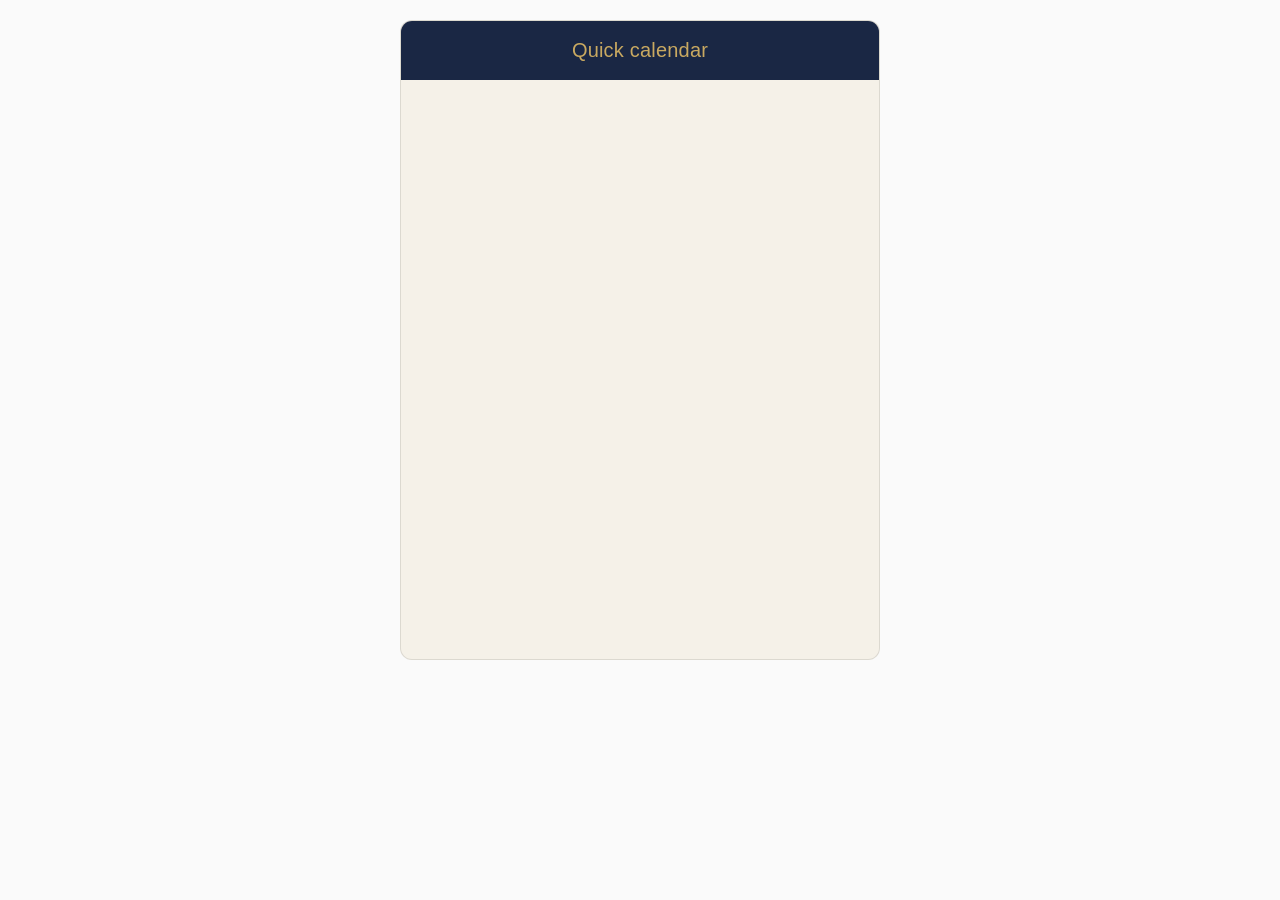
<file: index.html>
<!DOCTYPE html>
<html lang="th">
<head>
<meta charset="UTF-8">
<meta name="viewport" content="width=device-width, initial-scale=1.0, viewport-fit=cover">
<meta name="theme-color" content="#1A2744">
<meta http-equiv="Content-Security-Policy" content="default-src 'self'; script-src 'self' https://accounts.google.com; connect-src 'self' https://*.googleapis.com https://accounts.google.com; img-src 'self' data: blob: https://*.google.com https://*.googleusercontent.com; style-src 'self' 'unsafe-inline'; manifest-src 'self'; worker-src 'self'; frame-src https://accounts.google.com; object-src 'none'; base-uri 'self';">
<title>Quick Calendar</title>
<link rel="stylesheet" href="css/styles.css">
<link rel="manifest" href="manifest.json">
<link rel="apple-touch-icon" href="icons/icon.svg">
<script src="https://accounts.google.com/gsi/client" async defer></script>
</head>
<body>

<div class="phone" id="phone">

  <!-- WELCOME / SIGN-IN -->
  <section id="screen-welcome" class="screen active welcome-pending">
    <div class="header">
      <div class="header-spacer"></div>
      <span class="header-title">Quick calendar</span>
      <div class="header-spacer"></div>
    </div>
    <div class="welcome-body">
      <div class="welcome-icon">
        <svg width="36" height="36" viewBox="0 0 24 24" fill="none" stroke="#C9A961" stroke-width="2" stroke-linecap="round" stroke-linejoin="round"><rect x="3" y="4" width="18" height="18" rx="2"/><line x1="16" y1="2" x2="16" y2="6"/><line x1="8" y1="2" x2="8" y2="6"/><line x1="3" y1="10" x2="21" y2="10"/></svg>
      </div>
      <h2 class="welcome-title">Quick calendar</h2>
      <p class="welcome-sub">บันทึก event พร้อมรูปภาพในขั้นตอนเดียว</p>
      <div class="error-banner" id="welcomeError"></div>
      <button class="btn" id="signInBtn" data-action="signin" disabled>กำลังโหลด...</button>
      <div class="welcome-note">ต้องลงชื่อเข้าใช้ด้วยบัญชี Google ที่ได้รับอนุญาต</div>
    </div>
  </section>

  <!-- HOME -->
  <section id="screen-home" class="screen">
    <div class="header">
      <div class="header-spacer"></div>
      <span class="header-title">Quick calendar</span>
      <button class="icon-btn primary" aria-label="Sign out" data-action="open-signout">
        <svg width="16" height="16" viewBox="0 0 24 24" fill="none" stroke="currentColor" stroke-width="2.2" stroke-linecap="round" stroke-linejoin="round"><circle cx="12" cy="12" r="3"/><path d="M19.4 15a1.65 1.65 0 0 0 .33 1.82l.06.06a2 2 0 1 1-2.83 2.83l-.06-.06a1.65 1.65 0 0 0-1.82-.33 1.65 1.65 0 0 0-1 1.51V21a2 2 0 0 1-4 0v-.09A1.65 1.65 0 0 0 9 19.4a1.65 1.65 0 0 0-1.82.33l-.06.06a2 2 0 1 1-2.83-2.83l.06-.06a1.65 1.65 0 0 0 .33-1.82 1.65 1.65 0 0 0-1.51-1H3a2 2 0 0 1 0-4h.09A1.65 1.65 0 0 0 4.6 9a1.65 1.65 0 0 0-.33-1.82l-.06-.06a2 2 0 1 1 2.83-2.83l.06.06a1.65 1.65 0 0 0 1.82.33H9a1.65 1.65 0 0 0 1-1.51V3a2 2 0 0 1 4 0v.09a1.65 1.65 0 0 0 1 1.51 1.65 1.65 0 0 0 1.82-.33l.06-.06a2 2 0 1 1 2.83 2.83l-.06.06a1.65 1.65 0 0 0-.33 1.82V9a1.65 1.65 0 0 0 1.51 1H21a2 2 0 0 1 0 4h-.09a1.65 1.65 0 0 0-1.51 1z"/></svg>
      </button>
    </div>
    <div class="body">
      <div class="email-chip"><div class="email-dot"></div><span id="userEmail">you@gmail.com</span></div>
      <div class="greeting">สวัสดีครับ พร้อมบันทึกกิจกรรมวันนี้</div>
      <button class="btn" data-action="new-event">+ เพิ่ม</button>
      <button class="btn" data-action="open-edit-date">แก้ไข / ลบ</button>
      <button class="btn" data-action="open-duplicate" style="margin-bottom: 20px;">ทำซ้ำ</button>
      <div class="section-heading">Event เร็วๆ นี้</div>
      <div id="upcomingEvents"></div>
    </div>
  </section>

  <!-- ADD / EDIT EVENT FORM -->
  <section id="screen-add" class="screen">
    <div class="header">
      <button class="icon-btn back" aria-label="Back" data-action="form-back">
        <svg width="18" height="18" viewBox="0 0 24 24" fill="none" stroke="currentColor" stroke-width="2" stroke-linecap="round" stroke-linejoin="round"><polyline points="15 18 9 12 15 6"/></svg>
      </button>
      <span class="header-title" id="addTitle">เพิ่ม event</span>
      <button class="icon-btn primary" aria-label="Home" data-action="go-home">
        <svg width="16" height="16" viewBox="0 0 24 24" fill="none" stroke="currentColor" stroke-width="2.2" stroke-linecap="round" stroke-linejoin="round"><path d="M3 9.5L12 3l9 6.5V20a1 1 0 0 1-1 1h-5v-7H9v7H4a1 1 0 0 1-1-1z"/></svg>
      </button>
    </div>
    <div class="body">
      <div class="field"><label class="label">ชื่อกิจกรรม *</label><input class="input" id="fTitle" placeholder="ชื่อกิจกรรม"/></div>
      <div class="field"><label class="label">ปฏิทิน *</label>
        <select class="input select" id="fCalendar"></select>
      </div>
      <div class="row">
        <div class="field"><label class="label">วันที่เริ่ม</label>
          <button type="button" class="picker-btn" data-action="open-date" data-target="start">
            <span id="fStartDateLbl">—</span>
            <svg width="16" height="16" viewBox="0 0 24 24" fill="none" stroke="#C9A961" stroke-width="2" stroke-linecap="round"><rect x="3" y="4" width="18" height="18" rx="2"/><line x1="16" y1="2" x2="16" y2="6"/><line x1="8" y1="2" x2="8" y2="6"/><line x1="3" y1="10" x2="21" y2="10"/></svg>
          </button>
        </div>
        <div class="field"><label class="label">ถึงวันที่</label>
          <button type="button" class="picker-btn" data-action="open-date" data-target="end">
            <span id="fEndDateLbl">—</span>
            <svg width="16" height="16" viewBox="0 0 24 24" fill="none" stroke="#C9A961" stroke-width="2" stroke-linecap="round"><rect x="3" y="4" width="18" height="18" rx="2"/><line x1="16" y1="2" x2="16" y2="6"/><line x1="8" y1="2" x2="8" y2="6"/><line x1="3" y1="10" x2="21" y2="10"/></svg>
          </button>
        </div>
      </div>
      <div class="row allday-color-row">
        <label class="checkbox-row" style="margin: 0;"><input type="checkbox" id="fAllDay" data-action="toggle-allday"/><span>ตลอดวัน</span></label>
        <div class="color-picker">
          <button type="button" class="color-trigger" id="colorTrigger" data-action="toggle-color-picker" aria-label="Select color"></button>
          <div class="color-dropdown" id="colorDropdown"></div>
        </div>
      </div>
      <div class="row" id="fTimeRow">
        <div class="field"><label class="label">เวลาเริ่ม</label>
          <button type="button" class="picker-btn" data-action="open-time" data-target="start">
            <span id="fStartTimeLbl">10:00</span>
            <svg width="16" height="16" viewBox="0 0 24 24" fill="none" stroke="#C9A961" stroke-width="2" stroke-linecap="round"><circle cx="12" cy="12" r="9"/><polyline points="12 7 12 12 15 15"/></svg>
          </button>
        </div>
        <div class="field"><label class="label">สิ้นสุด</label>
          <button type="button" class="picker-btn" data-action="open-time" data-target="end">
            <span id="fEndTimeLbl">11:00</span>
            <svg width="16" height="16" viewBox="0 0 24 24" fill="none" stroke="#C9A961" stroke-width="2" stroke-linecap="round"><circle cx="12" cy="12" r="9"/><polyline points="12 7 12 12 15 15"/></svg>
          </button>
        </div>
      </div>
      <div class="field"><label class="label">สถานที่</label><input class="input" id="fLocation" placeholder="ระบุสถานที่ หรือ link ประชุม"/></div>
      <div class="field"><label class="label">รายละเอียด</label><textarea class="input textarea" id="fDescription" placeholder="รายละเอียดเพิ่มเติม..."></textarea></div>
      <div class="field">
        <label class="label">แจ้งเตือน (ไม่บังคับ)</label>
        <select class="input select" id="fReminder">
          <option value="">ไม่แจ้งเตือน</option>
          <option value="10">10 นาทีก่อน</option>
          <option value="30">30 นาทีก่อน</option>
          <option value="60">1 ชั่วโมงก่อน</option>
          <option value="1440">1 วันก่อน</option>
        </select>
      </div>
      <div class="field">
        <label class="label">รูปภาพ (หลายรูปได้)</label>
        <div class="photo-buttons">
          <label class="photo-btn" for="fCam"><span class="photo-icon">📷</span>Camera</label>
          <label class="photo-btn" for="fGal"><span class="photo-icon">🖼️</span>Photos</label>
        </div>
        <input id="fCam" type="file" accept="image/*" capture="environment" multiple style="display:none"/>
        <input id="fGal" type="file" accept="image/*" multiple style="display:none"/>
        <div class="photo-grid" id="fPics"></div>
      </div>
      <div class="note" id="dupAttachmentsNote" style="display:none;">หมายเหตุ: ไฟล์แนบจาก Google Calendar (📎) จะไม่ถูกคัดลอก</div>
      <div class="error-banner" id="formError"></div>
      <button class="btn" id="submitBtn" data-action="submit-event" style="margin-top: 20px; font-size: 16px; padding: 16px;">บันทึก event</button>
    </div>
  </section>

  <!-- DATE PICKER -->
  <section id="screen-pick-date" class="screen">
    <div class="header">
      <button class="icon-btn back" aria-label="Back" data-action="cancel-picker">
        <svg width="18" height="18" viewBox="0 0 24 24" fill="none" stroke="currentColor" stroke-width="2" stroke-linecap="round"><polyline points="15 18 9 12 15 6"/></svg>
      </button>
      <span class="header-title" id="dateTitle">เลือกวันที่</span>
      <button class="icon-btn primary" aria-label="Home" data-action="go-home">
        <svg width="16" height="16" viewBox="0 0 24 24" fill="none" stroke="currentColor" stroke-width="2.2" stroke-linecap="round" stroke-linejoin="round"><path d="M3 9.5L12 3l9 6.5V20a1 1 0 0 1-1 1h-5v-7H9v7H4a1 1 0 0 1-1-1z"/></svg>
      </button>
    </div>
    <div class="body">
      <div class="cal-wrap">
        <div class="cal-head">
          <button class="cal-nav" data-action="prev-month" aria-label="Previous"><svg width="16" height="16" viewBox="0 0 24 24" fill="none" stroke="currentColor" stroke-width="2.5" stroke-linecap="round"><polyline points="15 18 9 12 15 6"/></svg></button>
          <div class="cal-month-wrap">
            <div class="cal-month" id="datePickerMonth">—</div>
            <button class="today-btn" data-action="jump-today-picker">วันนี้</button>
          </div>
          <button class="cal-nav" data-action="next-month" aria-label="Next"><svg width="16" height="16" viewBox="0 0 24 24" fill="none" stroke="currentColor" stroke-width="2.5" stroke-linecap="round"><polyline points="9 18 15 12 9 6"/></svg></button>
        </div>
        <div class="cal-grid" id="datePickerGrid"></div>
      </div>
      <div class="action-row" style="margin-top: 20px;">
        <button class="btn btn-sm btn-danger" data-action="cancel-picker" style="margin: 0;">ยกเลิก</button>
        <button class="btn btn-sm" data-action="save-date" style="margin: 0;">ตกลง</button>
      </div>
    </div>
  </section>

  <!-- TIME PICKER -->
  <section id="screen-pick-time" class="screen">
    <div class="header">
      <button class="icon-btn back" aria-label="Back" data-action="cancel-picker">
        <svg width="18" height="18" viewBox="0 0 24 24" fill="none" stroke="currentColor" stroke-width="2" stroke-linecap="round"><polyline points="15 18 9 12 15 6"/></svg>
      </button>
      <span class="header-title" id="timeTitle">เวลาเริ่ม</span>
      <button class="icon-btn primary" aria-label="Home" data-action="go-home">
        <svg width="16" height="16" viewBox="0 0 24 24" fill="none" stroke="currentColor" stroke-width="2.2" stroke-linecap="round" stroke-linejoin="round"><path d="M3 9.5L12 3l9 6.5V20a1 1 0 0 1-1 1h-5v-7H9v7H4a1 1 0 0 1-1-1z"/></svg>
      </button>
    </div>
    <div class="clock-wrap">
      <div class="time-display">
        <div class="time-num active" id="timeHour" data-action="time-mode-hour">10</div>
        <div class="time-sep">:</div>
        <div class="time-num" id="timeMinute" data-action="time-mode-minute">00</div>
      </div>
      <div class="face" id="clockFace"></div>
      <div class="action-row">
        <button class="btn btn-sm btn-danger" data-action="cancel-picker" style="margin: 0;">ยกเลิก</button>
        <button class="btn btn-sm" data-action="save-time" style="margin: 0;">ตกลง</button>
      </div>
    </div>
  </section>

  <!-- EDIT DATE SELECTOR -->
  <section id="screen-edit-date" class="screen">
    <div class="header">
      <button class="icon-btn back" aria-label="Back" data-nav="home">
        <svg width="18" height="18" viewBox="0 0 24 24" fill="none" stroke="currentColor" stroke-width="2" stroke-linecap="round"><polyline points="15 18 9 12 15 6"/></svg>
      </button>
      <span class="header-title">แก้ไข / ลบ</span>
      <button class="icon-btn primary" aria-label="Home" data-action="go-home">
        <svg width="16" height="16" viewBox="0 0 24 24" fill="none" stroke="currentColor" stroke-width="2.2" stroke-linecap="round" stroke-linejoin="round"><path d="M3 9.5L12 3l9 6.5V20a1 1 0 0 1-1 1h-5v-7H9v7H4a1 1 0 0 1-1-1z"/></svg>
      </button>
    </div>
    <div class="body">
      <div class="cal-wrap">
        <div class="cal-head">
          <button class="cal-nav" data-action="prev-month-edit" aria-label="Previous"><svg width="16" height="16" viewBox="0 0 24 24" fill="none" stroke="currentColor" stroke-width="2.5" stroke-linecap="round"><polyline points="15 18 9 12 15 6"/></svg></button>
          <div class="cal-month-wrap">
            <div class="cal-month" id="editDateMonth">—</div>
            <button class="today-btn" data-action="jump-today">วันนี้</button>
          </div>
          <button class="cal-nav" data-action="next-month-edit" aria-label="Next"><svg width="16" height="16" viewBox="0 0 24 24" fill="none" stroke="currentColor" stroke-width="2.5" stroke-linecap="round"><polyline points="9 18 15 12 9 6"/></svg></button>
        </div>
        <div class="cal-grid" id="editDateGrid"></div>
      </div>
      <div class="cal-loading" id="editDateLoading" style="display:none;">กำลังโหลด event...</div>
      <div id="editEventList"></div>
    </div>
  </section>

  <!-- DUPLICATE DATE SELECTOR (mirrors edit-date) -->
  <section id="screen-duplicate-date" class="screen">
    <div class="header">
      <button class="icon-btn back" aria-label="Back" data-nav="home">
        <svg width="18" height="18" viewBox="0 0 24 24" fill="none" stroke="currentColor" stroke-width="2" stroke-linecap="round"><polyline points="15 18 9 12 15 6"/></svg>
      </button>
      <span class="header-title">ทำซ้ำ</span>
      <button class="icon-btn primary" aria-label="Home" data-action="go-home">
        <svg width="16" height="16" viewBox="0 0 24 24" fill="none" stroke="currentColor" stroke-width="2.2" stroke-linecap="round" stroke-linejoin="round"><path d="M3 9.5L12 3l9 6.5V20a1 1 0 0 1-1 1h-5v-7H9v7H4a1 1 0 0 1-1-1z"/></svg>
      </button>
    </div>
    <div class="body">
      <div class="cal-wrap">
        <div class="cal-head">
          <button class="cal-nav" data-action="prev-month-dup" aria-label="Previous"><svg width="16" height="16" viewBox="0 0 24 24" fill="none" stroke="currentColor" stroke-width="2.5" stroke-linecap="round"><polyline points="15 18 9 12 15 6"/></svg></button>
          <div class="cal-month-wrap">
            <div class="cal-month" id="dupDateMonth">—</div>
            <button class="today-btn" data-action="jump-today-dup">วันนี้</button>
          </div>
          <button class="cal-nav" data-action="next-month-dup" aria-label="Next"><svg width="16" height="16" viewBox="0 0 24 24" fill="none" stroke="currentColor" stroke-width="2.5" stroke-linecap="round"><polyline points="9 18 15 12 9 6"/></svg></button>
        </div>
        <div class="cal-grid" id="dupDateGrid"></div>
      </div>
      <div class="cal-loading" id="dupDateLoading" style="display:none;">กำลังโหลด event...</div>
      <div id="dupEventList"></div>
    </div>
  </section>

  <!-- LOADING (shell) -->
  <section id="screen-loading" class="screen">
    <div class="header">
      <div class="header-spacer"></div>
      <span class="header-title">กำลังบันทึก</span>
      <div class="header-spacer"></div>
    </div>
    <div class="loading-body">
      <div class="spinner"></div>
      <div class="loading-title">กำลังบันทึก event...</div>
      <div class="step done" id="step-upload"><span class="step-dot"></span><span>อัปโหลดรูปภาพ</span></div>
      <div class="step active" id="step-create"><span class="step-dot"></span><span>กำลังสร้าง event</span></div>
      <div class="step" id="step-done"><span class="step-dot"></span><span>เสร็จสิ้น</span></div>
    </div>
  </section>

  <!-- SUCCESS -->
  <section id="screen-success" class="screen">
    <div class="success-body">
      <div class="check-circle">
        <svg width="32" height="32" viewBox="0 0 24 24" fill="none" stroke="#C9A961" stroke-width="3" stroke-linecap="round" stroke-linejoin="round"><polyline points="20 6 9 17 4 12"/></svg>
      </div>
      <div class="success-title">เสร็จสิ้น</div>
      <div class="success-card" id="successSummary">
        <!-- Populated at save time in Step 4 -->
      </div>
      <button class="btn" data-action="new-event">+ เพิ่มอีก event</button>
      <button class="btn" id="successBackToEditList" data-action="back-to-edit-flow" style="display:none;">กลับ แก้ไข / ลบ</button>
      <button class="btn" id="successBackToDup" data-action="back-to-duplicate-flow" style="display:none;">ทำซ้ำอีก event</button>
      <button class="btn" data-nav="home">กลับหน้าแรก</button>
    </div>
  </section>

  <!-- DELETE CONFIRM MODAL -->
  <div class="modal" id="confirmDeleteModal">
    <div class="modal-box">
      <div class="modal-title">ยืนยันการลบ event</div>
      <div class="modal-msg" id="confirmDeleteMsg">event นี้จะถูกลบถาวร</div>
      <div class="modal-actions">
        <button class="btn btn-sm" data-action="cancel-delete" style="margin: 0;">ยกเลิก</button>
        <button class="btn btn-sm btn-danger" data-action="confirm-delete" style="margin: 0;">ลบ</button>
      </div>
    </div>
  </div>

  <!-- SIGN OUT MODAL -->
  <div class="modal" id="signOutModal">
    <div class="modal-box">
      <div class="modal-title">ออกจากระบบ?</div>
      <div class="modal-msg">คุณจะต้องลงชื่อเข้าใช้ใหม่เพื่อใช้งานอีกครั้ง</div>
      <div class="modal-actions">
        <button class="btn btn-sm" data-action="cancel-signout" style="margin: 0;">ยกเลิก</button>
        <button class="btn btn-sm btn-danger" data-action="confirm-signout" style="margin: 0;">ออกจากระบบ</button>
      </div>
    </div>
  </div>

  <!-- TOAST MODAL -->
  <div class="modal" id="toastModal">
    <div class="modal-box" style="max-width: 240px;">
      <div class="modal-title" id="toastMsg">สำเร็จ</div>
      <button class="btn btn-sm" data-action="dismiss-toast" style="margin-top: 12px;">OK</button>
    </div>
  </div>

  <!-- iOS INSTALL TUTORIAL -->
  <div class="modal" id="iosInstallModal">
    <div class="modal-box">
      <div class="modal-title">ติดตั้งบน iPhone</div>
      <div class="modal-msg">แตะปุ่ม <strong>Share</strong> ที่แถบล่าง<br>แล้วเลือก <strong>Add to Home Screen</strong></div>
      <button class="btn btn-sm" data-action="dismiss-ios-install" style="margin: 0;">เข้าใจแล้ว</button>
    </div>
  </div>

  <!-- INSTALL BANNER -->
  <div class="install-banner" id="installBanner">
    <span class="install-banner-msg">ติดตั้ง Quick Calendar เป็นแอป?</span>
    <div class="install-banner-actions">
      <button class="btn btn-sm btn-danger" data-action="dismiss-install" style="margin: 0; padding: 6px 10px; font-size: 12px;">ภายหลัง</button>
      <button class="btn btn-sm" data-action="install-pwa" style="margin: 0; padding: 6px 12px; font-size: 12px;">ติดตั้ง</button>
    </div>
  </div>

</div>

<script type="module" src="js/app.js"></script>
</body>
</html>
</file>
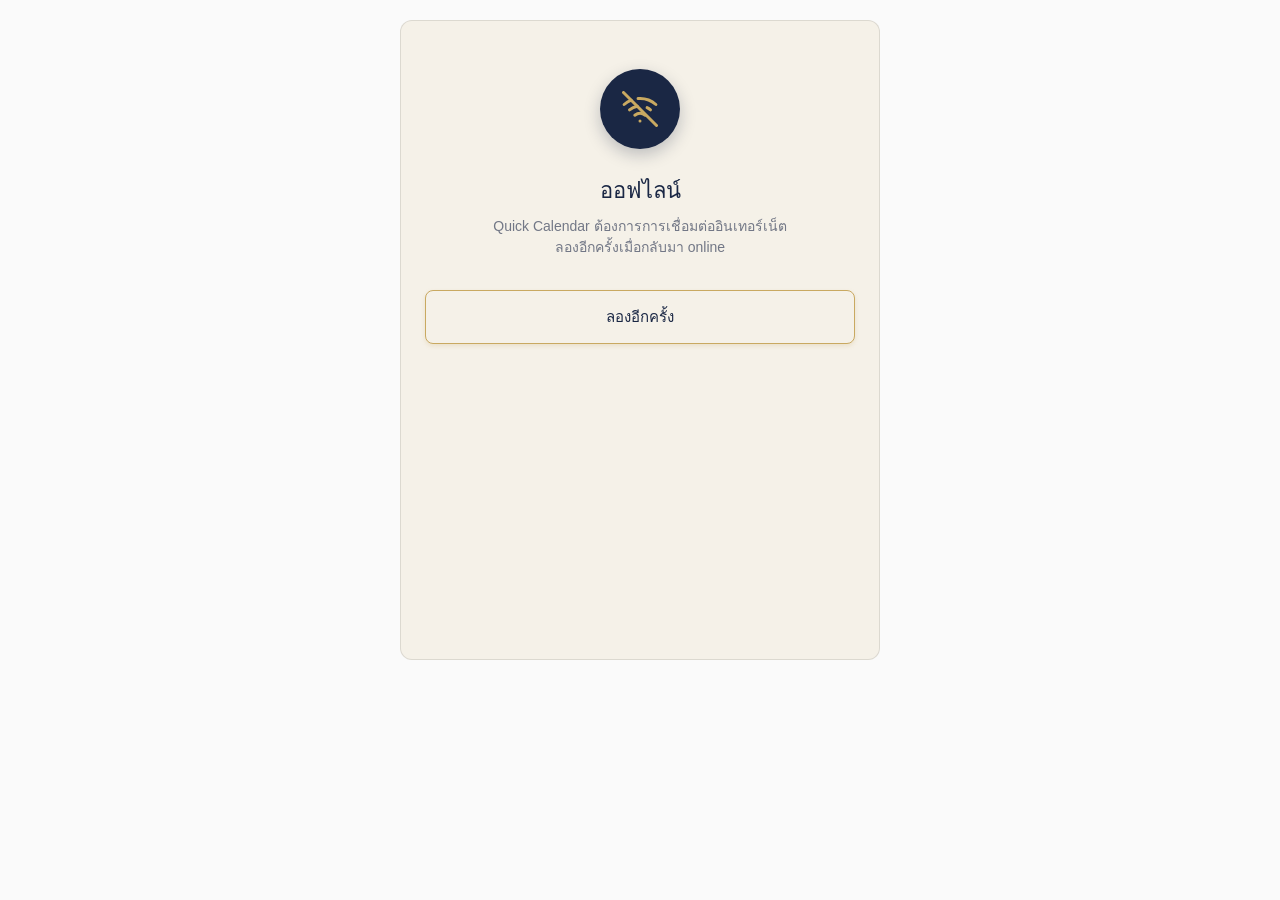
<file: offline.html>
<!DOCTYPE html>
<html lang="th">
<head>
<meta charset="UTF-8">
<meta name="viewport" content="width=device-width, initial-scale=1.0, viewport-fit=cover">
<meta name="theme-color" content="#1A2744">
<meta http-equiv="Content-Security-Policy" content="default-src 'self'; img-src 'self' data:; style-src 'self' 'unsafe-inline'; object-src 'none'; base-uri 'self';">
<title>ออฟไลน์ — Quick Calendar</title>
<link rel="stylesheet" href="css/styles.css">
</head>
<body>
<div class="phone">
  <div class="welcome-body">
    <div class="welcome-icon">
      <svg width="36" height="36" viewBox="0 0 24 24" fill="none" stroke="#C9A961" stroke-width="2" stroke-linecap="round" stroke-linejoin="round"><line x1="1" y1="1" x2="23" y2="23"/><path d="M16.72 11.06A10.94 10.94 0 0 1 19 12.55"/><path d="M5 12.55a10.94 10.94 0 0 1 5.17-2.39"/><path d="M10.71 5.05A16 16 0 0 1 22.58 9"/><path d="M1.42 9a15.91 15.91 0 0 1 4.7-2.88"/><path d="M8.53 16.11a6 6 0 0 1 6.95 0"/><line x1="12" y1="20" x2="12.01" y2="20"/></svg>
    </div>
    <h2 class="welcome-title">ออฟไลน์</h2>
    <p class="welcome-sub">Quick Calendar ต้องการการเชื่อมต่ออินเทอร์เน็ต<br>ลองอีกครั้งเมื่อกลับมา online</p>
    <a class="btn" href="./" style="text-decoration: none; display: block; text-align: center;">ลองอีกครั้ง</a>
  </div>
</div>
</body>
</html>
</file>
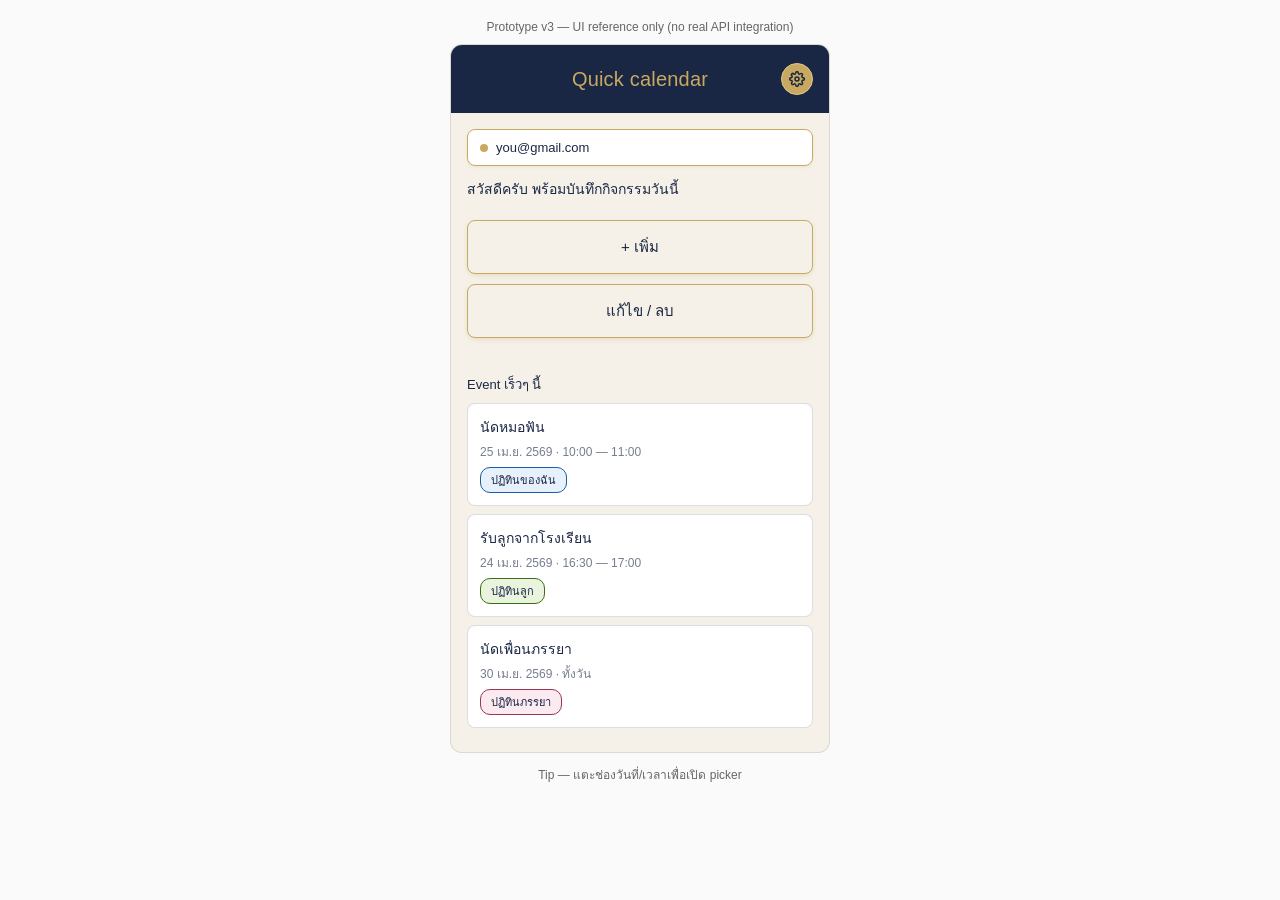
<file: prototype.html>
<!DOCTYPE html>
<html lang="th">
<head>
<meta charset="UTF-8">
<meta name="viewport" content="width=device-width, initial-scale=1.0, viewport-fit=cover">
<meta name="theme-color" content="#1A2744">
<title>Quick Calendar — Prototype v3</title>

<!--
  ==========================================================================
  Quick Calendar PWA — UI Prototype (v3, approved)

  This is a UI-only prototype for Claude Code reference. It has no real
  Google API integration; photo uploads stay in the browser, time/date
  pickers only update local state, and deletes are simulated.

  Use this file as the pixel-accurate reference for screens, layouts,
  colors, typography, and interaction patterns. See SPEC.md for the
  production implementation requirements.
  ==========================================================================
-->

<style>
:root {
  --font-sans: -apple-system, BlinkMacSystemFont, 'Segoe UI', Roboto, 'Noto Sans Thai', sans-serif;
  --color-text-secondary: #666;
  --color-border-tertiary: rgba(0, 0, 0, 0.1);
  --border-radius-md: 8px;
  --border-radius-lg: 12px;

  --navy: #1A2744;
  --gold: #C9A961;
  --gold-hover: #D4AF37;
  --gold-border: #B08F4A;
  --ivory: #F5F1E8;
  --ivory-dark: #E8E2D4;
  --success: #0F6E56;
  --danger: #A32D2D;
}

* { box-sizing: border-box; }
html, body { margin: 0; padding: 0; }
body {
  font-family: var(--font-sans);
  background: #FAFAFA;
  min-height: 100vh;
  padding: 20px 16px 40px;
  color-scheme: light;
}

.qc { max-width: 380px; margin: 0 auto; color-scheme: light; }
.qc input, .qc select, .qc textarea { color-scheme: light; }
.qc-hint { text-align: center; font-size: 12px; color: var(--color-text-secondary); margin-bottom: 10px; }
.qc-phone { background: var(--ivory); border-radius: var(--border-radius-lg); overflow: hidden; border: 0.5px solid var(--color-border-tertiary); min-height: 640px; position: relative; }
.qc-hdr { background: var(--navy); padding: 18px 16px; display: flex; align-items: center; justify-content: space-between; }
.qc-title { font-size: 20px; font-weight: 500; color: var(--gold); letter-spacing: 0.2px; }
.qc-ico { background: transparent; border: none; width: 32px; height: 32px; padding: 0; border-radius: 50%; display: flex; align-items: center; justify-content: center; cursor: pointer; color: var(--gold); }
.qc-ico:hover { background: rgba(201, 169, 97, 0.15); }
.qc-back { color: var(--ivory); }
.qc-ico-prim { background: var(--gold); color: var(--navy); border: 1px solid #E0C785; }
.qc-ico-prim:hover { background: var(--gold-hover); }
.qc-body { padding: 16px; }
.qc-email { background: #FFFFFF; border: 1px solid var(--gold); border-radius: var(--border-radius-md); padding: 10px 12px; font-size: 13px; color: var(--navy); display: flex; align-items: center; gap: 8px; margin-bottom: 12px; box-shadow: 0 1px 3px rgba(201, 169, 97, 0.15); }
.qc-dot { width: 8px; height: 8px; background: var(--gold); border-radius: 50%; }
.qc-hello { font-size: 14px; color: var(--navy); margin-bottom: 20px; }

.qc-btn { background: var(--ivory); color: var(--navy); border: 1px solid var(--gold); border-radius: var(--border-radius-md); padding: 14px; font-size: 15px; font-weight: 500; cursor: pointer; width: 100%; font-family: var(--font-sans); box-shadow: 0 2px 4px rgba(201, 169, 97, 0.22); margin-bottom: 10px; }
.qc-btn:hover { background: #FFFFFF; box-shadow: 0 3px 8px rgba(201, 169, 97, 0.35); }
.qc-btn:active { transform: translateY(1px); }
.qc-btn-sm { padding: 10px; font-size: 13px; margin-bottom: 0; }
.qc-btn-danger { color: var(--danger); border-color: var(--danger); background: #FFFFFF; box-shadow: 0 2px 4px rgba(163, 45, 45, 0.15); }
.qc-btn-danger:hover { background: #FCEBEB; }

.qc-sec { font-size: 13px; font-weight: 500; color: var(--navy); margin: 16px 0 8px; }
.qc-card { background: #FFFFFF; border: 0.5px solid rgba(26, 39, 68, 0.15); border-radius: var(--border-radius-md); padding: 12px; margin-bottom: 8px; }
.qc-ev-title { font-size: 14px; font-weight: 500; color: var(--navy); margin-bottom: 4px; }
.qc-ev-meta { font-size: 12px; color: rgba(26, 39, 68, 0.6); }

.qc-chip { display: inline-block; font-size: 11px; padding: 3px 10px; border-radius: 10px; margin-top: 6px; border: 1px solid; color: var(--navy); font-weight: 500; }
.qc-chip-me { background: #E6F1FB; border-color: #185FA5; }
.qc-chip-kid { background: #EAF3DE; border-color: #3B6D11; }
.qc-chip-wife { background: #FBEAF0; border-color: #993556; }

.qc-field { margin-bottom: 14px; }
.qc-lbl { display: block; font-size: 13px; font-weight: 500; color: var(--navy); margin-bottom: 6px; }
.qc-in { width: 100%; padding: 10px 12px; background: #FFFFFF; color: var(--navy); border: 1px solid var(--gold); border-radius: var(--border-radius-md); font-size: 13px; font-family: var(--font-sans); box-shadow: 0 1px 2px rgba(201, 169, 97, 0.12); }
.qc-in:focus { outline: 2px solid var(--gold); outline-offset: -1px; }
.qc-ta { min-height: 70px; resize: vertical; }
.qc-sel { appearance: none; background-image: url("data:image/svg+xml;utf8,<svg xmlns='http://www.w3.org/2000/svg' width='12' height='12' viewBox='0 0 24 24' fill='none' stroke='%231A2744' stroke-width='2'><polyline points='6 9 12 15 18 9'/></svg>"); background-repeat: no-repeat; background-position: right 12px center; padding-right: 36px; }
.qc-row { display: grid; grid-template-columns: 1fr 1fr; gap: 10px; }
.qc-chk { display: flex; align-items: center; gap: 8px; margin: 0 0 10px; font-size: 13px; color: var(--navy); }
.qc-chk input { accent-color: var(--gold); }

.qc-picker-btn { width: 100%; padding: 10px 12px; background: #FFFFFF; color: var(--navy); border: 1px solid var(--gold); border-radius: var(--border-radius-md); font-size: 13px; font-family: var(--font-sans); cursor: pointer; text-align: left; display: flex; align-items: center; justify-content: space-between; box-shadow: 0 1px 2px rgba(201, 169, 97, 0.12); font-weight: 500; }
.qc-picker-btn:hover { background: #FFFDF7; }

.qc-pick { display: grid; grid-template-columns: 1fr 1fr; gap: 8px; }
.qc-photo-btn { background: var(--ivory); color: var(--navy); border: 1px solid var(--gold); border-radius: var(--border-radius-md); padding: 14px 8px; font-size: 13px; cursor: pointer; text-align: center; font-family: var(--font-sans); font-weight: 500; box-shadow: 0 2px 4px rgba(201, 169, 97, 0.22); display: block; }
.qc-photo-btn:hover { background: #FFFFFF; }
.qc-photo-ico { font-size: 20px; display: block; margin-bottom: 4px; line-height: 1; }

.qc-grid { display: grid; grid-template-columns: repeat(4, 1fr); gap: 6px; margin-top: 10px; }
.qc-thumb { aspect-ratio: 1; background: var(--ivory-dark); border-radius: 6px; position: relative; overflow: hidden; border: 0.5px solid rgba(26, 39, 68, 0.15); }
.qc-thumb img { width: 100%; height: 100%; object-fit: cover; }
.qc-x { position: absolute; top: 2px; right: 2px; background: rgba(26, 39, 68, 0.85); color: var(--ivory); border: none; width: 18px; height: 18px; border-radius: 50%; cursor: pointer; padding: 0; display: flex; align-items: center; justify-content: center; }

.qc-calw { background: #FFFFFF; border: 1px solid var(--gold); border-radius: var(--border-radius-md); padding: 12px; box-shadow: 0 2px 4px rgba(201, 169, 97, 0.15); }
.qc-ch { display: flex; align-items: center; justify-content: space-between; margin-bottom: 12px; }
.qc-cm { font-size: 14px; font-weight: 500; color: var(--navy); }
.qc-cn { background: var(--gold); border: 1px solid var(--gold-border); color: var(--navy); cursor: pointer; width: 32px; height: 32px; border-radius: 50%; padding: 0; display: flex; align-items: center; justify-content: center; box-shadow: 0 1px 3px rgba(201, 169, 97, 0.3); }
.qc-cn:hover { background: var(--gold-hover); }
.qc-cg { display: grid; grid-template-columns: repeat(7, 1fr); gap: 2px; }
.qc-dow { text-align: center; font-size: 11px; color: rgba(26,39,68,0.6); padding: 4px 0; }
.qc-day { position: relative; aspect-ratio: 1; display: flex; align-items: center; justify-content: center; font-size: 13px; color: var(--navy); cursor: pointer; border-radius: 6px; }
.qc-day:hover { background: var(--ivory); }
.qc-day.sel { background: var(--navy); color: var(--ivory); }
.qc-day.ev::after { content: ''; position: absolute; bottom: 3px; left: 50%; transform: translateX(-50%); width: 4px; height: 4px; background: var(--gold); border-radius: 50%; }
.qc-day.sel.ev::after { background: var(--ivory); }
.qc-day.disabled { color: rgba(26,39,68,0.2); cursor: not-allowed; text-decoration: line-through; }
.qc-day.disabled:hover { background: transparent; }
.qc-day.disabled.ev::after { background: rgba(201, 169, 97, 0.3); }

.qc-acts { display: grid; grid-template-columns: 1fr 1fr; gap: 8px; margin-top: 8px; }
.qc-note { background: #FFFFFF; border: 1px solid var(--gold); border-left: 4px solid var(--gold); border-radius: var(--border-radius-md); padding: 10px 12px; font-size: 12px; color: var(--navy); margin-top: 16px; box-shadow: 0 1px 3px rgba(201, 169, 97, 0.15); }

.qc-ld { padding: 40px 20px; text-align: center; }
.qc-sp { width: 48px; height: 48px; border: 3px solid rgba(201, 169, 97, 0.2); border-top-color: var(--gold); border-radius: 50%; margin: 0 auto 20px; animation: qc-spin 1s linear infinite; }
@keyframes qc-spin { to { transform: rotate(360deg); } }
.qc-ld-t { font-size: 15px; color: var(--navy); margin-bottom: 16px; font-weight: 500; }
.qc-step { font-size: 13px; color: rgba(26,39,68,0.55); margin-bottom: 8px; display: flex; align-items: center; justify-content: center; gap: 8px; }
.qc-sd { width: 10px; height: 10px; border-radius: 50%; border: 1.5px solid rgba(26,39,68,0.3); }
.qc-step.done { color: var(--success); }
.qc-step.done .qc-sd { background: var(--success); border-color: var(--success); }
.qc-step.active { color: var(--gold); }
.qc-step.active .qc-sd { background: var(--gold); border-color: var(--gold); }

.qc-suc { padding: 40px 20px; text-align: center; }
.qc-ck { width: 64px; height: 64px; border-radius: 50%; background: var(--navy); display: flex; align-items: center; justify-content: center; margin: 0 auto 20px; box-shadow: 0 4px 12px rgba(26, 39, 68, 0.25); }
.qc-suc-t { font-size: 18px; font-weight: 500; color: var(--navy); margin-bottom: 20px; }
.qc-suc-c { background: #FFFFFF; border: 1px solid var(--gold); border-radius: var(--border-radius-md); padding: 14px; margin-bottom: 20px; text-align: left; box-shadow: 0 2px 6px rgba(201, 169, 97, 0.22); }
.qc-suc-r { font-size: 13px; color: var(--navy); margin-bottom: 6px; display: flex; gap: 8px; }
.qc-suc-r span:first-child { color: rgba(26,39,68,0.6); min-width: 70px; }

.qc-clock-wrap { padding: 16px; }
.qc-tbox { display: flex; align-items: center; justify-content: center; gap: 4px; margin-bottom: 20px; }
.qc-tnum { font-size: 44px; font-weight: 500; color: var(--navy); padding: 6px 14px; border-radius: 10px; cursor: pointer; min-width: 72px; text-align: center; background: #FFFFFF; border: 1px solid transparent; }
.qc-tnum.on { background: var(--ivory); border-color: var(--gold); box-shadow: 0 2px 6px rgba(201, 169, 97, 0.3); }
.qc-tsep { font-size: 40px; color: var(--navy); padding: 0 4px; }
.qc-face { position: relative; width: 260px; height: 260px; margin: 0 auto 20px; background: #FFFFFF; border: 1px solid var(--gold); border-radius: 50%; box-shadow: 0 2px 10px rgba(201, 169, 97, 0.25); }
.qc-cnum { position: absolute; width: 36px; height: 36px; display: flex; align-items: center; justify-content: center; font-size: 14px; color: var(--navy); cursor: pointer; border-radius: 50%; transform: translate(-50%, -50%); z-index: 2; font-weight: 500; }
.qc-cnum-inner { width: 30px; height: 30px; font-size: 12px; }
.qc-cnum:hover { background: var(--ivory); }
.qc-cnum.sel { background: var(--navy); color: var(--ivory); }
.qc-cdot { position: absolute; left: 50%; top: 50%; width: 8px; height: 8px; background: var(--gold); border-radius: 50%; transform: translate(-50%, -50%); z-index: 1; }
.qc-cline { position: absolute; left: 50%; top: 50%; height: 2px; background: var(--gold); transform-origin: 0 50%; z-index: 0; transition: all 0.2s; }

.qc-modal { position: absolute; inset: 0; background: rgba(26, 39, 68, 0.5); display: none; align-items: center; justify-content: center; z-index: 100; padding: 20px; }
.qc-modal.on { display: flex; }
.qc-modal-box { background: #FFFFFF; border: 1px solid var(--gold); border-radius: var(--border-radius-lg); padding: 20px; max-width: 280px; width: 100%; box-shadow: 0 8px 24px rgba(0, 0, 0, 0.3); }
.qc-modal-title { font-size: 15px; font-weight: 500; color: var(--navy); margin-bottom: 8px; text-align: center; }
.qc-modal-msg { font-size: 13px; color: rgba(26, 39, 68, 0.7); margin-bottom: 16px; text-align: center; }
.qc-modal-acts { display: grid; grid-template-columns: 1fr 1fr; gap: 8px; }

.qc-help { font-size: 12px; color: var(--color-text-secondary); text-align: center; margin-top: 12px; }
</style>
</head>
<body>

<div class="qc">
  <div class="qc-hint">Prototype v3 — UI reference only (no real API integration)</div>

  <div class="qc-phone" id="qcPhone">

    <!-- HOME SCREEN -->
    <div id="sc-home" class="qc-sc">
      <div class="qc-hdr">
        <div style="width: 32px;"></div>
        <span class="qc-title">Quick calendar</span>
        <button class="qc-ico qc-ico-prim" aria-label="Settings">
          <svg width="16" height="16" viewBox="0 0 24 24" fill="none" stroke="currentColor" stroke-width="2.2" stroke-linecap="round" stroke-linejoin="round"><circle cx="12" cy="12" r="3"/><path d="M19.4 15a1.65 1.65 0 0 0 .33 1.82l.06.06a2 2 0 1 1-2.83 2.83l-.06-.06a1.65 1.65 0 0 0-1.82-.33 1.65 1.65 0 0 0-1 1.51V21a2 2 0 0 1-4 0v-.09A1.65 1.65 0 0 0 9 19.4a1.65 1.65 0 0 0-1.82.33l-.06.06a2 2 0 1 1-2.83-2.83l.06-.06a1.65 1.65 0 0 0 .33-1.82 1.65 1.65 0 0 0-1.51-1H3a2 2 0 0 1 0-4h.09A1.65 1.65 0 0 0 4.6 9a1.65 1.65 0 0 0-.33-1.82l-.06-.06a2 2 0 1 1 2.83-2.83l.06.06a1.65 1.65 0 0 0 1.82.33H9a1.65 1.65 0 0 0 1-1.51V3a2 2 0 0 1 4 0v.09a1.65 1.65 0 0 0 1 1.51 1.65 1.65 0 0 0 1.82-.33l.06-.06a2 2 0 1 1 2.83 2.83l-.06.06a1.65 1.65 0 0 0-.33 1.82V9a1.65 1.65 0 0 0 1.51 1H21a2 2 0 0 1 0 4h-.09a1.65 1.65 0 0 0-1.51 1z"/></svg>
        </button>
      </div>
      <div class="qc-body">
        <div class="qc-email"><div class="qc-dot"></div><span>you@gmail.com</span></div>
        <div class="qc-hello">สวัสดีครับ พร้อมบันทึกกิจกรรมวันนี้</div>
        <button class="qc-btn" onclick="qcGo('add')">+ เพิ่ม</button>
        <button class="qc-btn" onclick="qcGo('editDate')" style="margin-bottom: 20px;">แก้ไข / ลบ</button>
        <div class="qc-sec">Event เร็วๆ นี้</div>
        <div class="qc-card">
          <div class="qc-ev-title">นัดหมอฟัน</div>
          <div class="qc-ev-meta">25 เม.ย. 2569 · 10:00 — 11:00</div>
          <span class="qc-chip qc-chip-me">ปฏิทินของฉัน</span>
        </div>
        <div class="qc-card">
          <div class="qc-ev-title">รับลูกจากโรงเรียน</div>
          <div class="qc-ev-meta">24 เม.ย. 2569 · 16:30 — 17:00</div>
          <span class="qc-chip qc-chip-kid">ปฏิทินลูก</span>
        </div>
        <div class="qc-card">
          <div class="qc-ev-title">นัดเพื่อนภรรยา</div>
          <div class="qc-ev-meta">30 เม.ย. 2569 · ทั้งวัน</div>
          <span class="qc-chip qc-chip-wife">ปฏิทินภรรยา</span>
        </div>
      </div>
    </div>

    <!-- ADD / EDIT EVENT FORM -->
    <div id="sc-add" class="qc-sc" style="display:none;">
      <div class="qc-hdr">
        <button class="qc-ico qc-back" onclick="qcGo('home')" aria-label="Back">
          <svg width="18" height="18" viewBox="0 0 24 24" fill="none" stroke="currentColor" stroke-width="2" stroke-linecap="round" stroke-linejoin="round"><polyline points="15 18 9 12 15 6"/></svg>
        </button>
        <span class="qc-title" id="addTitle">เพิ่ม event</span>
        <div style="width: 32px;"></div>
      </div>
      <div class="qc-body">
        <div class="qc-field"><label class="qc-lbl">ชื่อกิจกรรม *</label><input class="qc-in" placeholder="เช่น นัดหมอฟัน"/></div>
        <div class="qc-field"><label class="qc-lbl">ปฏิทิน *</label>
          <select class="qc-in qc-sel"><option>ปฏิทินของฉัน</option><option>ปฏิทินลูก</option><option>ปฏิทินภรรยา</option></select>
        </div>
        <div class="qc-row">
          <div class="qc-field"><label class="qc-lbl">วันที่เริ่ม</label>
            <button type="button" class="qc-picker-btn" onclick="qcOpenDate('start')">
              <span id="qcDateStartLbl">25/04/2026</span>
              <svg width="16" height="16" viewBox="0 0 24 24" fill="none" stroke="#C9A961" stroke-width="2" stroke-linecap="round"><rect x="3" y="4" width="18" height="18" rx="2"/><line x1="16" y1="2" x2="16" y2="6"/><line x1="8" y1="2" x2="8" y2="6"/><line x1="3" y1="10" x2="21" y2="10"/></svg>
            </button>
          </div>
          <div class="qc-field"><label class="qc-lbl">ถึงวันที่</label>
            <button type="button" class="qc-picker-btn" onclick="qcOpenDate('end')">
              <span id="qcDateEndLbl">25/04/2026</span>
              <svg width="16" height="16" viewBox="0 0 24 24" fill="none" stroke="#C9A961" stroke-width="2" stroke-linecap="round"><rect x="3" y="4" width="18" height="18" rx="2"/><line x1="16" y1="2" x2="16" y2="6"/><line x1="8" y1="2" x2="8" y2="6"/><line x1="3" y1="10" x2="21" y2="10"/></svg>
            </button>
          </div>
        </div>
        <label class="qc-chk"><input type="checkbox"/><span>ตลอดวัน</span></label>
        <div class="qc-row">
          <div class="qc-field"><label class="qc-lbl">เวลาเริ่ม</label>
            <button type="button" class="qc-picker-btn" onclick="qcOpenClock('start')">
              <span id="qcTimeStartLbl">10:00</span>
              <svg width="16" height="16" viewBox="0 0 24 24" fill="none" stroke="#C9A961" stroke-width="2" stroke-linecap="round"><circle cx="12" cy="12" r="9"/><polyline points="12 7 12 12 15 15"/></svg>
            </button>
          </div>
          <div class="qc-field"><label class="qc-lbl">สิ้นสุด</label>
            <button type="button" class="qc-picker-btn" onclick="qcOpenClock('end')">
              <span id="qcTimeEndLbl">11:00</span>
              <svg width="16" height="16" viewBox="0 0 24 24" fill="none" stroke="#C9A961" stroke-width="2" stroke-linecap="round"><circle cx="12" cy="12" r="9"/><polyline points="12 7 12 12 15 15"/></svg>
            </button>
          </div>
        </div>
        <div class="qc-field"><label class="qc-lbl">สถานที่</label><input class="qc-in" placeholder="ระบุสถานที่ หรือ link ประชุม"/></div>
        <div class="qc-field"><label class="qc-lbl">รายละเอียด</label><textarea class="qc-in qc-ta" placeholder="รายละเอียดเพิ่มเติม..."></textarea></div>
        <div class="qc-field">
          <label class="qc-lbl">แจ้งเตือน (ไม่บังคับ)</label>
          <select class="qc-in qc-sel">
            <option>ไม่แจ้งเตือน</option>
            <option>10 นาทีก่อน</option>
            <option>30 นาทีก่อน</option>
            <option>1 ชั่วโมงก่อน</option>
            <option>1 วันก่อน</option>
          </select>
        </div>
        <div class="qc-field">
          <label class="qc-lbl">รูปภาพ (หลายรูปได้)</label>
          <div class="qc-pick">
            <label class="qc-photo-btn" for="qcCam"><span class="qc-photo-ico">📷</span>Camera</label>
            <label class="qc-photo-btn" for="qcGal"><span class="qc-photo-ico">🖼️</span>Photos</label>
          </div>
          <input id="qcCam" type="file" accept="image/*" capture="environment" multiple style="display:none" onchange="qcAddPics(event)"/>
          <input id="qcGal" type="file" accept="image/*" multiple style="display:none" onchange="qcAddPics(event)"/>
          <div class="qc-grid" id="qcPics"></div>
        </div>
        <button class="qc-btn" onclick="qcSave()" style="margin-top: 20px; font-size: 16px; padding: 16px;">บันทึก event</button>
      </div>
    </div>

    <!-- TIME PICKER -->
    <div id="sc-clock" class="qc-sc" style="display:none;">
      <div class="qc-hdr">
        <button class="qc-ico qc-back" onclick="qcGo('add')" aria-label="Back">
          <svg width="18" height="18" viewBox="0 0 24 24" fill="none" stroke="currentColor" stroke-width="2" stroke-linecap="round"><polyline points="15 18 9 12 15 6"/></svg>
        </button>
        <span class="qc-title" id="clockTitle">Select time</span>
        <div style="width: 32px;"></div>
      </div>
      <div class="qc-clock-wrap">
        <div class="qc-tbox">
          <div class="qc-tnum on" id="qcTnumH" onclick="qcSetMode('hour')">10</div>
          <div class="qc-tsep">:</div>
          <div class="qc-tnum" id="qcTnumM" onclick="qcSetMode('minute')">00</div>
        </div>
        <div class="qc-face" id="qcFace"></div>
        <div class="qc-acts">
          <button class="qc-btn qc-btn-sm qc-btn-danger" onclick="qcGo('add')" style="margin: 0;">ยกเลิก</button>
          <button class="qc-btn qc-btn-sm" onclick="qcSaveTime()" style="margin: 0;">ตกลง</button>
        </div>
      </div>
    </div>

    <!-- DATE PICKER (for form) -->
    <div id="sc-pickDate" class="qc-sc" style="display:none;">
      <div class="qc-hdr">
        <button class="qc-ico qc-back" onclick="qcGo('add')" aria-label="Back">
          <svg width="18" height="18" viewBox="0 0 24 24" fill="none" stroke="currentColor" stroke-width="2" stroke-linecap="round"><polyline points="15 18 9 12 15 6"/></svg>
        </button>
        <span class="qc-title" id="dateTitle">เลือกวันที่</span>
        <div style="width: 32px;"></div>
      </div>
      <div class="qc-body">
        <div class="qc-calw">
          <div class="qc-ch">
            <button class="qc-cn" aria-label="Previous"><svg width="16" height="16" viewBox="0 0 24 24" fill="none" stroke="currentColor" stroke-width="2.5" stroke-linecap="round"><polyline points="15 18 9 12 15 6"/></svg></button>
            <div class="qc-cm">เมษายน 2569</div>
            <button class="qc-cn" aria-label="Next"><svg width="16" height="16" viewBox="0 0 24 24" fill="none" stroke="currentColor" stroke-width="2.5" stroke-linecap="round"><polyline points="9 18 15 12 9 6"/></svg></button>
          </div>
          <div class="qc-cg" id="qcDpGrid"></div>
        </div>
        <div class="qc-acts" style="margin-top: 20px;">
          <button class="qc-btn qc-btn-sm qc-btn-danger" onclick="qcGo('add')" style="margin: 0;">ยกเลิก</button>
          <button class="qc-btn qc-btn-sm" onclick="qcSaveDate()" style="margin: 0;">ตกลง</button>
        </div>
      </div>
    </div>

    <!-- EDIT - DATE SELECTOR -->
    <div id="sc-editDate" class="qc-sc" style="display:none;">
      <div class="qc-hdr">
        <button class="qc-ico qc-back" onclick="qcGo('home')" aria-label="Back">
          <svg width="18" height="18" viewBox="0 0 24 24" fill="none" stroke="currentColor" stroke-width="2" stroke-linecap="round"><polyline points="15 18 9 12 15 6"/></svg>
        </button>
        <span class="qc-title">แก้ไข / ลบ</span>
        <div style="width: 32px;"></div>
      </div>
      <div class="qc-body">
        <div style="font-size: 13px; color: var(--navy); margin-bottom: 12px;">เลือกวันที่มี event เพื่อดูรายการ</div>
        <div class="qc-calw">
          <div class="qc-ch">
            <button class="qc-cn" aria-label="Previous"><svg width="16" height="16" viewBox="0 0 24 24" fill="none" stroke="currentColor" stroke-width="2.5" stroke-linecap="round"><polyline points="15 18 9 12 15 6"/></svg></button>
            <div class="qc-cm">เมษายน 2569</div>
            <button class="qc-cn" aria-label="Next"><svg width="16" height="16" viewBox="0 0 24 24" fill="none" stroke="currentColor" stroke-width="2.5" stroke-linecap="round"><polyline points="9 18 15 12 9 6"/></svg></button>
          </div>
          <div class="qc-cg" id="qcCalGrid"></div>
        </div>
        <div class="qc-note">จุดสีทองใต้วันที่ = วันที่มี event</div>
      </div>
    </div>

    <!-- EDIT - EVENT LIST -->
    <div id="sc-editList" class="qc-sc" style="display:none;">
      <div class="qc-hdr">
        <button class="qc-ico qc-back" onclick="qcGo('editDate')" aria-label="Back">
          <svg width="18" height="18" viewBox="0 0 24 24" fill="none" stroke="currentColor" stroke-width="2" stroke-linecap="round"><polyline points="15 18 9 12 15 6"/></svg>
        </button>
        <span class="qc-title">24 เมษายน 2569</span>
        <div style="width: 32px;"></div>
      </div>
      <div class="qc-body">
        <div class="qc-sec">Events วันนี้ (2)</div>
        <div class="qc-card">
          <div class="qc-ev-title">ประชุมเอกสารนิติเวช</div>
          <div class="qc-ev-meta">14:00 — 15:00</div>
          <span class="qc-chip qc-chip-me">ปฏิทินของฉัน</span>
          <div class="qc-acts">
            <button class="qc-btn qc-btn-sm" onclick="qcGoEdit()">แก้ไข</button>
            <button class="qc-btn qc-btn-sm qc-btn-danger" onclick="qcShowDel('ประชุมเอกสารนิติเวช')">ลบ</button>
          </div>
        </div>
        <div class="qc-card">
          <div class="qc-ev-title">รับลูกจากโรงเรียน</div>
          <div class="qc-ev-meta">16:30 — 17:00</div>
          <span class="qc-chip qc-chip-kid">ปฏิทินลูก</span>
          <div class="qc-acts">
            <button class="qc-btn qc-btn-sm" onclick="qcGoEdit()">แก้ไข</button>
            <button class="qc-btn qc-btn-sm qc-btn-danger" onclick="qcShowDel('รับลูกจากโรงเรียน')">ลบ</button>
          </div>
        </div>
        <div class="qc-note">ดูรายละเอียดเต็มได้ที่ Google Calendar</div>
      </div>
    </div>

    <!-- LOADING -->
    <div id="sc-loading" class="qc-sc" style="display:none;">
      <div class="qc-hdr">
        <div style="width: 32px;"></div>
        <span class="qc-title">กำลังบันทึก</span>
        <div style="width: 32px;"></div>
      </div>
      <div class="qc-ld">
        <div class="qc-sp"></div>
        <div class="qc-ld-t">กำลังบันทึก event...</div>
        <div class="qc-step done" id="s1"><span class="qc-sd"></span><span>อัปโหลดรูปภาพ</span></div>
        <div class="qc-step active" id="s2"><span class="qc-sd"></span><span>กำลังสร้าง event</span></div>
        <div class="qc-step" id="s3"><span class="qc-sd"></span><span>เสร็จสิ้น</span></div>
      </div>
    </div>

    <!-- SUCCESS -->
    <div id="sc-success" class="qc-sc" style="display:none;">
      <div class="qc-hdr">
        <div style="width: 32px;"></div>
        <span class="qc-title">เสร็จสิ้น</span>
        <div style="width: 32px;"></div>
      </div>
      <div class="qc-suc">
        <div class="qc-ck"><svg width="32" height="32" viewBox="0 0 24 24" fill="none" stroke="#C9A961" stroke-width="3" stroke-linecap="round" stroke-linejoin="round"><polyline points="20 6 9 17 4 12"/></svg></div>
        <div class="qc-suc-t">บันทึกสำเร็จ</div>
        <div class="qc-suc-c">
          <div class="qc-suc-r"><span>กิจกรรม</span><span>นัดหมอฟัน</span></div>
          <div class="qc-suc-r"><span>วันเวลา</span><span>25 เม.ย. 10:00</span></div>
          <div class="qc-suc-r"><span>ปฏิทิน</span><span>ปฏิทินของฉัน</span></div>
          <div class="qc-suc-r"><span>รูปภาพ</span><span>2 รูป</span></div>
        </div>
        <button class="qc-btn" onclick="qcGo('add')">+ เพิ่มอีก event</button>
        <button class="qc-btn" onclick="qcGo('home')">กลับหน้าแรก</button>
      </div>
    </div>

    <!-- DELETE CONFIRM MODAL -->
    <div class="qc-modal" id="qcDelModal">
      <div class="qc-modal-box">
        <div class="qc-modal-title">ยืนยันการลบ event</div>
        <div class="qc-modal-msg" id="qcDelMsg">event นี้จะถูกลบถาวร</div>
        <div class="qc-modal-acts">
          <button class="qc-btn qc-btn-sm" onclick="qcHideDel()" style="margin: 0;">ยกเลิก</button>
          <button class="qc-btn qc-btn-sm qc-btn-danger" onclick="qcDoDel()" style="margin: 0;">ลบ</button>
        </div>
      </div>
    </div>

    <!-- TOAST MODAL -->
    <div class="qc-modal" id="qcToast">
      <div class="qc-modal-box" style="max-width: 240px;">
        <div class="qc-modal-title" id="qcToastMsg">ลบเรียบร้อย</div>
        <button class="qc-btn qc-btn-sm" onclick="qcHideToast()" style="margin-top: 12px;">OK</button>
      </div>
    </div>

  </div>

  <div class="qc-help">Tip — แตะช่องวันที่/เวลาเพื่อเปิด picker</div>
</div>

<script>
(function(){
  const state = { pics: [], delTarget: '' };
  const tp = { hour: 10, minute: 0, mode: 'hour', target: 'start', times: { start: {h:10,m:0}, end: {h:11,m:0} } };
  const dp = { target: 'start', day: 25, dates: { start: 25, end: 25 } };

  function fmtDate(d) { return String(d).padStart(2, '0') + '/04/2026'; }
  function fmtTime(h, m) { return String(h).padStart(2, '0') + ':' + String(m).padStart(2, '0'); }
  function minutesOf(h, m) { return h * 60 + m; }
  function addHour(h, m) {
    let nh = h + 1, nm = m;
    if (nh >= 24) { nh = 23; nm = 59; }
    return { h: nh, m: nm };
  }

  window.qcGo = function(s) {
    document.querySelectorAll('.qc-sc').forEach(el => el.style.display = 'none');
    const el = document.getElementById('sc-' + s);
    if (el) el.style.display = 'block';
    if (s === 'add') document.getElementById('addTitle').textContent = 'เพิ่ม event';
  };
  window.qcGoEdit = function() {
    qcGo('add');
    document.getElementById('addTitle').textContent = 'แก้ไข event';
  };

  window.qcAddPics = function(ev) {
    Array.from(ev.target.files || []).forEach(f => state.pics.push(URL.createObjectURL(f)));
    renderPics();
    ev.target.value = '';
  };
  window.qcDelPic = function(i) { state.pics.splice(i, 1); renderPics(); };
  function renderPics() {
    const g = document.getElementById('qcPics');
    g.innerHTML = state.pics.map((u, i) =>
      '<div class="qc-thumb"><img src="' + u + '" alt=""><button class="qc-x" onclick="qcDelPic(' + i + ')"><svg width="10" height="10" viewBox="0 0 24 24" fill="none" stroke="currentColor" stroke-width="3" stroke-linecap="round"><line x1="18" y1="6" x2="6" y2="18"/><line x1="6" y1="6" x2="18" y2="18"/></svg></button></div>'
    ).join('');
  }

  window.qcOpenClock = function(target) {
    tp.target = target;
    const t = tp.times[target];
    tp.hour = t.h; tp.minute = t.m; tp.mode = 'hour';
    document.getElementById('clockTitle').textContent = target === 'start' ? 'เวลาเริ่ม' : 'เวลาสิ้นสุด';
    renderClockUI();
    qcGo('clock');
  };
  window.qcSetMode = function(m) { tp.mode = m; renderClockUI(); };
  window.qcSaveTime = function() {
    if (tp.target === 'start') {
      tp.times.start = { h: tp.hour, m: tp.minute };
      document.getElementById('qcTimeStartLbl').textContent = fmtTime(tp.hour, tp.minute);
      const autoEnd = addHour(tp.hour, tp.minute);
      tp.times.end = autoEnd;
      document.getElementById('qcTimeEndLbl').textContent = fmtTime(autoEnd.h, autoEnd.m);
    } else {
      const sameDay = dp.dates.start === dp.dates.end;
      const startMin = minutesOf(tp.times.start.h, tp.times.start.m);
      const endMin = minutesOf(tp.hour, tp.minute);
      if (sameDay && endMin <= startMin) {
        const auto = addHour(tp.times.start.h, tp.times.start.m);
        tp.times.end = auto;
        document.getElementById('qcTimeEndLbl').textContent = fmtTime(auto.h, auto.m);
      } else {
        tp.times.end = { h: tp.hour, m: tp.minute };
        document.getElementById('qcTimeEndLbl').textContent = fmtTime(tp.hour, tp.minute);
      }
    }
    qcGo('add');
  };

  function renderClockUI() {
    document.getElementById('qcTnumH').textContent = String(tp.hour).padStart(2, '0');
    document.getElementById('qcTnumM').textContent = String(tp.minute).padStart(2, '0');
    document.getElementById('qcTnumH').className = 'qc-tnum' + (tp.mode === 'hour' ? ' on' : '');
    document.getElementById('qcTnumM').className = 'qc-tnum' + (tp.mode === 'minute' ? ' on' : '');
    renderFace();
  }
  function renderFace() {
    const face = document.getElementById('qcFace');
    face.innerHTML = '';
    const cx = 130, cy = 130, rOut = 105, rIn = 70;
    if (tp.mode === 'hour') {
      for (let i = 0; i < 12; i++) {
        const a = (i * 30 - 90) * Math.PI / 180;
        const xo = cx + rOut * Math.cos(a), yo = cy + rOut * Math.sin(a);
        const elo = document.createElement('div');
        elo.className = 'qc-cnum' + (i === tp.hour ? ' sel' : '');
        elo.style.left = xo + 'px'; elo.style.top = yo + 'px';
        elo.textContent = String(i).padStart(2, '0');
        elo.onclick = () => { tp.hour = i; tp.mode = 'minute'; renderClockUI(); };
        face.appendChild(elo);
        const xi = cx + rIn * Math.cos(a), yi = cy + rIn * Math.sin(a);
        const eli = document.createElement('div');
        const inner = i + 12;
        eli.className = 'qc-cnum qc-cnum-inner' + (inner === tp.hour ? ' sel' : '');
        eli.style.left = xi + 'px'; eli.style.top = yi + 'px';
        eli.textContent = String(inner).padStart(2, '0');
        eli.onclick = () => { tp.hour = inner; tp.mode = 'minute'; renderClockUI(); };
        face.appendChild(eli);
      }
    } else {
      for (let i = 0; i < 12; i++) {
        const m = i * 5;
        const a = (i * 30 - 90) * Math.PI / 180;
        const x = cx + rOut * Math.cos(a), y = cy + rOut * Math.sin(a);
        const el = document.createElement('div');
        el.className = 'qc-cnum' + (m === tp.minute ? ' sel' : '');
        el.style.left = x + 'px'; el.style.top = y + 'px';
        el.textContent = String(m).padStart(2, '0');
        el.onclick = () => { tp.minute = m; renderClockUI(); };
        face.appendChild(el);
      }
    }
    const line = document.createElement('div');
    line.className = 'qc-cline';
    let handLen, ang;
    if (tp.mode === 'hour') {
      handLen = tp.hour < 12 ? rOut : rIn;
      ang = ((tp.hour % 12) * 30 - 90);
    } else {
      handLen = rOut;
      ang = ((tp.minute / 5) * 30 - 90);
    }
    line.style.width = handLen + 'px';
    line.style.transform = 'rotate(' + ang + 'deg)';
    face.appendChild(line);
    const dot = document.createElement('div');
    dot.className = 'qc-cdot';
    face.appendChild(dot);
  }

  window.qcOpenDate = function(target) {
    dp.target = target;
    if (target === 'end' && dp.dates.end < dp.dates.start) dp.dates.end = dp.dates.start;
    dp.day = dp.dates[target];
    document.getElementById('dateTitle').textContent = target === 'start' ? 'วันที่เริ่ม' : 'ถึงวันที่';
    renderDpGrid();
    qcGo('pickDate');
  };
  window.qcSaveDate = function() {
    if (dp.target === 'start') {
      dp.dates.start = dp.day;
      document.getElementById('qcDateStartLbl').textContent = fmtDate(dp.day);
      if (dp.dates.end < dp.dates.start) {
        dp.dates.end = dp.dates.start;
        document.getElementById('qcDateEndLbl').textContent = fmtDate(dp.dates.start);
      }
    } else {
      dp.dates.end = dp.day;
      document.getElementById('qcDateEndLbl').textContent = fmtDate(dp.day);
    }
    qcGo('add');
  };

  function buildCal(gridId, clickHandler, minDay) {
    minDay = minDay || 0;
    const grid = document.getElementById(gridId);
    if (!grid) return null;
    grid.innerHTML = '';
    const dows = ['อา','จ','อ','พ','พฤ','ศ','ส'];
    dows.forEach(d => {
      const el = document.createElement('div');
      el.className = 'qc-dow';
      el.textContent = d;
      grid.appendChild(el);
    });
    const startOffset = 3;
    const daysInMonth = 30;
    const hasEv = [4, 10, 15, 23, 24, 25, 28, 30];
    for (let i = 0; i < startOffset; i++) {
      const el = document.createElement('div');
      el.className = 'qc-day';
      el.style.visibility = 'hidden';
      grid.appendChild(el);
    }
    for (let d = 1; d <= daysInMonth; d++) {
      const el = document.createElement('div');
      const isDisabled = d < minDay;
      el.className = 'qc-day' + (hasEv.includes(d) ? ' ev' : '') + (isDisabled ? ' disabled' : '');
      el.dataset.day = d;
      el.textContent = d;
      if (!isDisabled) el.onclick = () => clickHandler(d, grid);
      grid.appendChild(el);
    }
    return grid;
  }

  function renderDpGrid() {
    const minDay = dp.target === 'end' ? dp.dates.start : 0;
    const grid = buildCal('qcDpGrid', (d, g) => {
      dp.day = d;
      g.querySelectorAll('.qc-day').forEach(e => e.classList.remove('sel'));
      const target = g.querySelector('[data-day="' + d + '"]');
      if (target) target.classList.add('sel');
    }, minDay);
    if (grid) {
      const sel = grid.querySelector('[data-day="' + dp.day + '"]');
      if (sel && !sel.classList.contains('disabled')) sel.classList.add('sel');
    }
  }
  buildCal('qcCalGrid', (d) => {
    if ([4, 10, 15, 23, 24, 25, 28, 30].includes(d)) qcGo('editList');
  }, 0);
  const calGrid = document.getElementById('qcCalGrid');
  if (calGrid) {
    const sel24 = calGrid.querySelector('[data-day="24"]');
    if (sel24) sel24.classList.add('sel');
  }

  window.qcShowDel = function(name) {
    state.delTarget = name;
    document.getElementById('qcDelMsg').textContent = '"' + name + '" จะถูกลบถาวร';
    document.getElementById('qcDelModal').classList.add('on');
  };
  window.qcHideDel = function() {
    document.getElementById('qcDelModal').classList.remove('on');
  };
  window.qcDoDel = function() {
    qcHideDel();
    document.getElementById('qcToastMsg').textContent = 'ลบ "' + state.delTarget + '" แล้ว';
    document.getElementById('qcToast').classList.add('on');
    setTimeout(() => qcGo('editDate'), 100);
  };
  window.qcHideToast = function() {
    document.getElementById('qcToast').classList.remove('on');
  };

  window.qcSave = function() {
    qcGo('loading');
    setTimeout(() => {
      const s2 = document.getElementById('s2');
      s2.className = 'qc-step done';
      s2.querySelector('span:last-child').textContent = 'สร้าง event สำเร็จ';
      document.getElementById('s3').className = 'qc-step active';
    }, 1000);
    setTimeout(() => {
      const s3 = document.getElementById('s3');
      s3.className = 'qc-step done';
      s3.querySelector('span:last-child').textContent = 'เสร็จสิ้น';
    }, 1800);
    setTimeout(() => {
      qcGo('success');
      const s2 = document.getElementById('s2');
      s2.className = 'qc-step active';
      s2.querySelector('span:last-child').textContent = 'กำลังสร้าง event';
      const s3 = document.getElementById('s3');
      s3.className = 'qc-step';
      s3.querySelector('span:last-child').textContent = 'เสร็จสิ้น';
    }, 2300);
  };
})();
</script>

</body>
</html>
</file>
<file: css/styles.css>
:root {
  --font-sans: -apple-system, BlinkMacSystemFont, 'Segoe UI', Roboto, 'Noto Sans Thai', sans-serif;

  --navy:          #1A2744;
  --navy-dark:     #0F1829;
  --gold:          #C9A961;
  --gold-hover:    #D4AF37;
  --gold-border:   #B08F4A;
  --ivory:         #F5F1E8;
  --ivory-dark:    #E8E2D4;
  --white:         #FFFFFF;

  --success:   #0F6E56;
  --danger:    #A32D2D;
  --danger-bg: #FCEBEB;

  --border-faint:       rgba(0, 0, 0, 0.1);
  --border-navy-faint:  rgba(26, 39, 68, 0.15);
  --text-muted:         rgba(26, 39, 68, 0.6);

  --radius-sm: 6px;
  --radius-md: 8px;
  --radius-lg: 12px;

  --shadow-sm:    0 1px 2px rgba(201, 169, 97, 0.12);
  --shadow-md:    0 2px 4px rgba(201, 169, 97, 0.22);
  --shadow-lg:    0 3px 8px rgba(201, 169, 97, 0.35);
  --shadow-modal: 0 8px 24px rgba(0, 0, 0, 0.3);
}

* { box-sizing: border-box; }
html, body { margin: 0; padding: 0; }
body {
  font-family: var(--font-sans);
  background: #FAFAFA;
  min-height: 100vh;
  min-height: 100dvh;
  color-scheme: light;
  color: var(--navy);
}
input, select, textarea, button { color-scheme: light; font-family: var(--font-sans); }

.phone {
  background: var(--ivory);
  position: relative;
  overflow: hidden;
  min-height: 100vh;
  min-height: 100dvh;
  max-width: 480px;
  margin: 0 auto;
}

@media (min-width: 520px) {
  body { padding: 20px 16px 40px; }
  .phone {
    border-radius: var(--radius-lg);
    border: 0.5px solid var(--border-faint);
    min-height: 640px;
  }
}

.screen { display: none; }
.screen.active { display: block; }

/* Header */
.header {
  background: var(--navy);
  padding: 18px 16px;
  display: flex;
  align-items: center;
  justify-content: space-between;
}
.header-title {
  font-size: 20px;
  font-weight: 500;
  color: var(--gold);
  letter-spacing: 0.2px;
}
.header-spacer { width: 32px; }

.icon-btn {
  background: transparent;
  border: none;
  width: 32px;
  height: 32px;
  padding: 0;
  border-radius: 50%;
  display: flex;
  align-items: center;
  justify-content: center;
  cursor: pointer;
  color: var(--gold);
}
.icon-btn:hover { background: rgba(201, 169, 97, 0.15); }
.icon-btn.back { color: var(--ivory); }
.icon-btn.primary {
  background: var(--navy);
  color: var(--gold);
  border: 1px solid var(--gold);
}
.icon-btn.primary:hover { background: var(--navy-dark); }

.body { padding: 16px; }

/* Email chip + greeting */
.email-chip {
  background: var(--white);
  border: 1px solid var(--gold);
  border-radius: var(--radius-md);
  padding: 10px 12px;
  font-size: 13px;
  color: var(--navy);
  display: flex;
  align-items: center;
  gap: 8px;
  margin-bottom: 12px;
  box-shadow: 0 1px 3px rgba(201, 169, 97, 0.15);
}
.email-dot {
  width: 8px;
  height: 8px;
  background: var(--gold);
  border-radius: 50%;
  flex-shrink: 0;
}
.greeting {
  font-size: 14px;
  color: var(--navy);
  margin-bottom: 20px;
}

/* Buttons */
.btn {
  background: var(--ivory);
  color: var(--navy);
  border: 1px solid var(--gold);
  border-radius: var(--radius-md);
  padding: 14px;
  font-size: 15px;
  font-weight: 500;
  cursor: pointer;
  width: 100%;
  box-shadow: var(--shadow-md);
  margin-bottom: 10px;
}
.btn:hover:not(:disabled) { background: var(--white); box-shadow: var(--shadow-lg); }
.btn:active:not(:disabled) { transform: translateY(1px); }
.btn:disabled { opacity: 0.55; cursor: not-allowed; }
.btn-sm { padding: 10px; font-size: 13px; margin-bottom: 0; }
.btn-danger {
  color: var(--danger);
  border-color: var(--danger);
  background: var(--white);
  box-shadow: 0 2px 4px rgba(163, 45, 45, 0.15);
}
.btn-danger:hover { background: var(--danger-bg); }

.section-heading {
  font-size: 13px;
  font-weight: 500;
  color: var(--navy);
  margin: 16px 0 8px;
}

/* Cards + chips */
.card {
  background: var(--white);
  border: 0.5px solid var(--border-navy-faint);
  border-radius: var(--radius-md);
  padding: 12px;
  margin-bottom: 8px;
}
.card-title {
  font-size: 14px;
  font-weight: 500;
  color: var(--navy);
  margin-bottom: 4px;
}
.card-meta {
  font-size: 12px;
  color: var(--text-muted);
}
.chip {
  display: inline-block;
  font-size: 11px;
  padding: 3px 10px;
  border-radius: 10px;
  margin-top: 6px;
  border: 1px solid;
  color: var(--navy);
  font-weight: 500;
}

/* Form */
.field { margin-bottom: 14px; }
.label {
  display: block;
  font-size: 13px;
  font-weight: 500;
  color: var(--navy);
  margin-bottom: 6px;
}
.input {
  width: 100%;
  padding: 10px 12px;
  background: var(--white);
  color: var(--navy);
  border: 1px solid var(--gold);
  border-radius: var(--radius-md);
  font-size: 13px;
  box-shadow: var(--shadow-sm);
}
.input:focus { outline: 2px solid var(--gold); outline-offset: -1px; }
.textarea { min-height: 70px; resize: vertical; }
.select {
  appearance: none;
  background-image: url("data:image/svg+xml;utf8,<svg xmlns='http://www.w3.org/2000/svg' width='12' height='12' viewBox='0 0 24 24' fill='none' stroke='%231A2744' stroke-width='2'><polyline points='6 9 12 15 18 9'/></svg>");
  background-repeat: no-repeat;
  background-position: right 12px center;
  padding-right: 36px;
}
.row {
  display: grid;
  grid-template-columns: 1fr 1fr;
  gap: 10px;
}
.checkbox-row {
  display: flex;
  align-items: center;
  gap: 8px;
  margin: 0 0 10px;
  font-size: 13px;
  color: var(--navy);
}
.checkbox-row input { accent-color: var(--gold); }

.picker-btn {
  width: 100%;
  padding: 10px 12px;
  background: var(--white);
  color: var(--navy);
  border: 1px solid var(--gold);
  border-radius: var(--radius-md);
  font-size: 13px;
  cursor: pointer;
  text-align: left;
  display: flex;
  align-items: center;
  justify-content: space-between;
  box-shadow: var(--shadow-sm);
  font-weight: 500;
}
.picker-btn:hover { background: #FFFDF7; }

/* Photos */
.photo-buttons { display: grid; grid-template-columns: 1fr 1fr; gap: 8px; }
.photo-btn {
  background: var(--ivory);
  color: var(--navy);
  border: 1px solid var(--gold);
  border-radius: var(--radius-md);
  padding: 14px 8px;
  font-size: 13px;
  cursor: pointer;
  text-align: center;
  font-weight: 500;
  box-shadow: var(--shadow-md);
  display: block;
}
.photo-btn:hover { background: var(--white); }
.photo-icon {
  font-size: 20px;
  display: block;
  margin-bottom: 4px;
  line-height: 1;
}
.photo-grid {
  display: grid;
  grid-template-columns: repeat(4, 1fr);
  gap: 6px;
  margin-top: 10px;
}
.thumb {
  aspect-ratio: 1;
  background: var(--ivory-dark);
  border-radius: var(--radius-sm);
  position: relative;
  overflow: hidden;
  border: 0.5px solid var(--border-navy-faint);
}
.thumb img { width: 100%; height: 100%; object-fit: cover; }
.thumb-remove {
  position: absolute;
  top: 2px;
  right: 2px;
  background: rgba(26, 39, 68, 0.85);
  color: var(--ivory);
  border: none;
  width: 18px;
  height: 18px;
  border-radius: 50%;
  cursor: pointer;
  padding: 0;
  display: flex;
  align-items: center;
  justify-content: center;
}
.thumb.locked {
  border: 1.5px solid var(--gold);
  box-shadow: var(--shadow-sm);
}
.thumb-lock {
  position: absolute;
  top: 2px;
  right: 2px;
  background: rgba(26, 39, 68, 0.85);
  color: var(--gold);
  width: 18px;
  height: 18px;
  border-radius: 50%;
  display: flex;
  align-items: center;
  justify-content: center;
  font-size: 10px;
  line-height: 1;
}
.thumb.attach-chip {
  display: flex;
  flex-direction: column;
  align-items: center;
  justify-content: center;
  gap: 4px;
  padding: 6px 4px;
  background: var(--white);
  border: 1.5px solid var(--gold);
  text-align: center;
}
.attach-chip-icon { font-size: 22px; line-height: 1; }
.attach-chip-name {
  font-size: 10px;
  color: var(--navy);
  line-height: 1.2;
  overflow: hidden;
  display: -webkit-box;
  -webkit-line-clamp: 2;
  -webkit-box-orient: vertical;
  word-break: break-all;
}

/* Calendar (date picker + edit date selector) */
.cal-wrap {
  background: var(--white);
  border: 1px solid var(--gold);
  border-radius: var(--radius-md);
  padding: 12px;
  box-shadow: 0 2px 4px rgba(201, 169, 97, 0.15);
}
.cal-head {
  display: flex;
  align-items: center;
  justify-content: space-between;
  margin-bottom: 12px;
}
.cal-month {
  font-size: 14px;
  font-weight: 500;
  color: var(--navy);
}
.cal-nav {
  background: transparent;
  border: 1px solid var(--gold-border);
  color: var(--gold);
  cursor: pointer;
  width: 32px;
  height: 32px;
  border-radius: 50%;
  padding: 0;
  display: flex;
  align-items: center;
  justify-content: center;
}
.cal-nav:hover { background: rgba(201, 169, 97, 0.12); }

.cal-month-wrap {
  display: flex;
  flex-direction: column;
  align-items: center;
  gap: 4px;
}
.today-btn {
  background: transparent;
  color: var(--gold);
  border: 1px solid var(--gold);
  border-radius: 12px;
  padding: 2px 12px;
  font-size: 11px;
  font-weight: 500;
  cursor: pointer;
  font-family: var(--font-sans);
}
.today-btn:hover { background: rgba(201, 169, 97, 0.12); }
.cal-grid {
  display: grid;
  grid-template-columns: repeat(7, 1fr);
  gap: 2px;
}
.dow {
  text-align: center;
  font-size: 11px;
  color: var(--text-muted);
  padding: 4px 0;
}
.day {
  position: relative;
  aspect-ratio: 1;
  display: flex;
  align-items: center;
  justify-content: center;
  font-size: 13px;
  color: var(--navy);
  cursor: pointer;
  border-radius: var(--radius-sm);
}
.day:hover { background: var(--ivory); }
.day.selected { background: var(--navy); color: var(--ivory); }
.day.today { box-shadow: inset 0 0 0 1px var(--gold); }
.day.selected.today { box-shadow: none; }
.day.has-events::after {
  content: '';
  position: absolute;
  bottom: 3px;
  left: 50%;
  transform: translateX(-50%);
  width: 4px;
  height: 4px;
  background: var(--gold);
  border-radius: 50%;
}
.day.selected.has-events::after { background: var(--ivory); }
.day.disabled {
  color: rgba(26, 39, 68, 0.2);
  cursor: not-allowed;
  text-decoration: line-through;
}
.day.disabled:hover { background: transparent; }
.day.disabled.has-events::after { background: rgba(201, 169, 97, 0.3); }

.action-row {
  display: grid;
  grid-template-columns: 1fr 1fr;
  gap: 8px;
  margin-top: 8px;
}
.note {
  background: var(--white);
  border: 1px solid var(--gold);
  border-left: 4px solid var(--gold);
  border-radius: var(--radius-md);
  padding: 10px 12px;
  font-size: 12px;
  color: var(--navy);
  margin-top: 16px;
  box-shadow: 0 1px 3px rgba(201, 169, 97, 0.15);
}
.cal-loading {
  font-size: 12px;
  color: var(--text-muted);
  text-align: center;
  margin-top: 8px;
}

/* Loading */
.loading-body { padding: 40px 20px; text-align: center; }
.spinner {
  width: 48px;
  height: 48px;
  border: 3px solid rgba(201, 169, 97, 0.2);
  border-top-color: var(--gold);
  border-radius: 50%;
  margin: 0 auto 20px;
  animation: spin 1s linear infinite;
}
@keyframes spin { to { transform: rotate(360deg); } }
.loading-title {
  font-size: 15px;
  color: var(--navy);
  margin-bottom: 16px;
  font-weight: 500;
}
.step {
  font-size: 13px;
  color: rgba(26, 39, 68, 0.55);
  margin-bottom: 8px;
  display: flex;
  align-items: center;
  justify-content: center;
  gap: 8px;
}
.step-dot {
  width: 10px;
  height: 10px;
  border-radius: 50%;
  border: 1.5px solid rgba(26, 39, 68, 0.3);
}
.step.done { color: var(--success); }
.step.done .step-dot { background: var(--success); border-color: var(--success); }
.step.active { color: var(--gold); }
.step.active .step-dot { background: var(--gold); border-color: var(--gold); }

/* Welcome / Sign in */
.welcome-body { padding: 48px 24px; text-align: center; }
.welcome-icon {
  width: 80px;
  height: 80px;
  margin: 0 auto 24px;
  border-radius: 50%;
  background: var(--navy);
  display: flex;
  align-items: center;
  justify-content: center;
  box-shadow: 0 6px 16px rgba(26, 39, 68, 0.25);
}
.welcome-title {
  font-size: 22px;
  font-weight: 500;
  color: var(--navy);
  margin: 0 0 8px;
}
.welcome-sub {
  font-size: 14px;
  color: var(--text-muted);
  margin: 0 0 32px;
  line-height: 1.5;
}
.welcome-note {
  font-size: 12px;
  color: var(--text-muted);
  margin-top: 14px;
}
#screen-welcome.welcome-pending .welcome-body { visibility: hidden; }
.error-banner {
  font-size: 13px;
  color: var(--danger);
  background: var(--danger-bg);
  border: 1px solid var(--danger);
  border-radius: var(--radius-md);
  padding: 10px 12px;
  margin-bottom: 16px;
  display: none;
  text-align: left;
  line-height: 1.5;
}
.error-banner.active { display: block; }

/* Success */
.success-body { padding: 40px 20px; text-align: center; }
.check-circle {
  width: 64px;
  height: 64px;
  border-radius: 50%;
  background: transparent;
  border: 1.5px solid var(--gold);
  display: flex;
  align-items: center;
  justify-content: center;
  margin: 0 auto 12px;
}
.success-title {
  font-size: 18px;
  font-weight: 500;
  color: var(--navy);
  margin-bottom: 20px;
}
.success-card {
  background: var(--white);
  border: 1px solid var(--gold);
  border-radius: var(--radius-md);
  padding: 14px;
  margin-bottom: 20px;
  text-align: left;
  box-shadow: 0 2px 6px rgba(201, 169, 97, 0.22);
}
.success-row {
  font-size: 13px;
  color: var(--navy);
  margin-bottom: 6px;
  display: flex;
  gap: 8px;
}
.success-row span:first-child {
  color: var(--text-muted);
  min-width: 70px;
}

/* Time picker */
.clock-wrap { padding: 16px; }
.time-display {
  display: flex;
  align-items: center;
  justify-content: center;
  gap: 4px;
  margin-bottom: 20px;
}
.time-num {
  font-size: 44px;
  font-weight: 500;
  color: var(--navy);
  padding: 6px 14px;
  border-radius: 10px;
  cursor: pointer;
  min-width: 72px;
  text-align: center;
  background: var(--white);
  border: 1px solid transparent;
}
.time-num.active {
  background: var(--ivory);
  border-color: var(--gold);
  box-shadow: 0 2px 6px rgba(201, 169, 97, 0.3);
}
.time-sep { font-size: 40px; color: var(--navy); padding: 0 4px; }
.face {
  position: relative;
  width: 260px;
  height: 260px;
  margin: 0 auto 20px;
  background: var(--white);
  border: 1px solid var(--gold);
  border-radius: 50%;
  box-shadow: 0 2px 10px rgba(201, 169, 97, 0.25);
}
.face-num {
  position: absolute;
  width: 36px;
  height: 36px;
  display: flex;
  align-items: center;
  justify-content: center;
  font-size: 14px;
  color: var(--navy);
  cursor: pointer;
  border-radius: 50%;
  transform: translate(-50%, -50%);
  z-index: 2;
  font-weight: 500;
}
.face-num.inner { width: 30px; height: 30px; font-size: 12px; }
.face-num:hover { background: var(--ivory); }
.face-num.selected { background: var(--navy); color: var(--ivory); }
.face-dot {
  position: absolute;
  left: 50%;
  top: 50%;
  width: 8px;
  height: 8px;
  background: var(--gold);
  border-radius: 50%;
  transform: translate(-50%, -50%);
  z-index: 1;
}
.face-line {
  position: absolute;
  left: 50%;
  top: 50%;
  height: 2px;
  background: var(--gold);
  transform-origin: 0 50%;
  z-index: 0;
  transition: all 0.2s;
}

/* Modal (absolute inside phone, never fixed) */
.modal {
  position: absolute;
  inset: 0;
  background: rgba(26, 39, 68, 0.5);
  display: none;
  align-items: center;
  justify-content: center;
  z-index: 100;
  padding: 20px;
}
.modal.active { display: flex; }
.modal-box {
  background: var(--white);
  border: 1px solid var(--gold);
  border-radius: var(--radius-lg);
  padding: 20px;
  max-width: 280px;
  width: 100%;
  box-shadow: var(--shadow-modal);
}
.modal-title {
  font-size: 15px;
  font-weight: 500;
  color: var(--navy);
  margin-bottom: 8px;
  text-align: center;
}
.modal-msg {
  font-size: 13px;
  color: rgba(26, 39, 68, 0.7);
  margin-bottom: 16px;
  text-align: center;
}
.modal-actions {
  display: grid;
  grid-template-columns: 1fr 1fr;
  gap: 8px;
}

#signOutModal {
  align-items: flex-start;
  padding-top: 100px;
}

/* PWA install banner */
.install-banner {
  position: absolute;
  bottom: 0;
  left: 0;
  right: 0;
  background: var(--navy);
  color: var(--ivory);
  padding: 10px 14px;
  display: none;
  align-items: center;
  justify-content: space-between;
  gap: 10px;
  z-index: 200;
  box-shadow: 0 -2px 8px rgba(0, 0, 0, 0.15);
}
.install-banner.active { display: flex; }
.install-banner-msg { font-size: 13px; flex: 1; }
.install-banner-actions { display: flex; gap: 6px; flex-shrink: 0; }

/* Color picker */
.allday-color-row {
  align-items: center;
  margin-bottom: 10px;
}
.color-picker {
  position: relative;
  display: flex;
  justify-content: flex-end;
  align-items: center;
}
.color-trigger {
  width: 28px;
  height: 28px;
  border-radius: 50%;
  border: 1px solid var(--gold);
  background: var(--gold);
  cursor: pointer;
  padding: 0;
  box-shadow: var(--shadow-sm);
}
.color-trigger:hover { box-shadow: var(--shadow-md); }
.color-dropdown {
  position: absolute;
  top: 36px;
  right: 0;
  background: var(--white);
  border: 1px solid var(--gold);
  border-radius: var(--radius-md);
  padding: 10px;
  box-shadow: var(--shadow-modal);
  display: none;
  grid-template-columns: repeat(4, 28px);
  gap: 8px;
  z-index: 50;
}
.color-dropdown.active { display: grid; }
.color-swatch {
  width: 28px;
  height: 28px;
  border-radius: 50%;
  border: 1px solid var(--border-navy-faint);
  cursor: pointer;
  padding: 0;
  background: transparent;
}
.color-swatch:hover { transform: scale(1.1); }
.color-swatch.selected {
  outline: 2px solid var(--navy);
  outline-offset: 2px;
}
.color-swatch.default-swatch {
  background:
    linear-gradient(135deg, transparent 45%, var(--navy) 45%, var(--navy) 55%, transparent 55%),
    var(--white);
}
</file>
